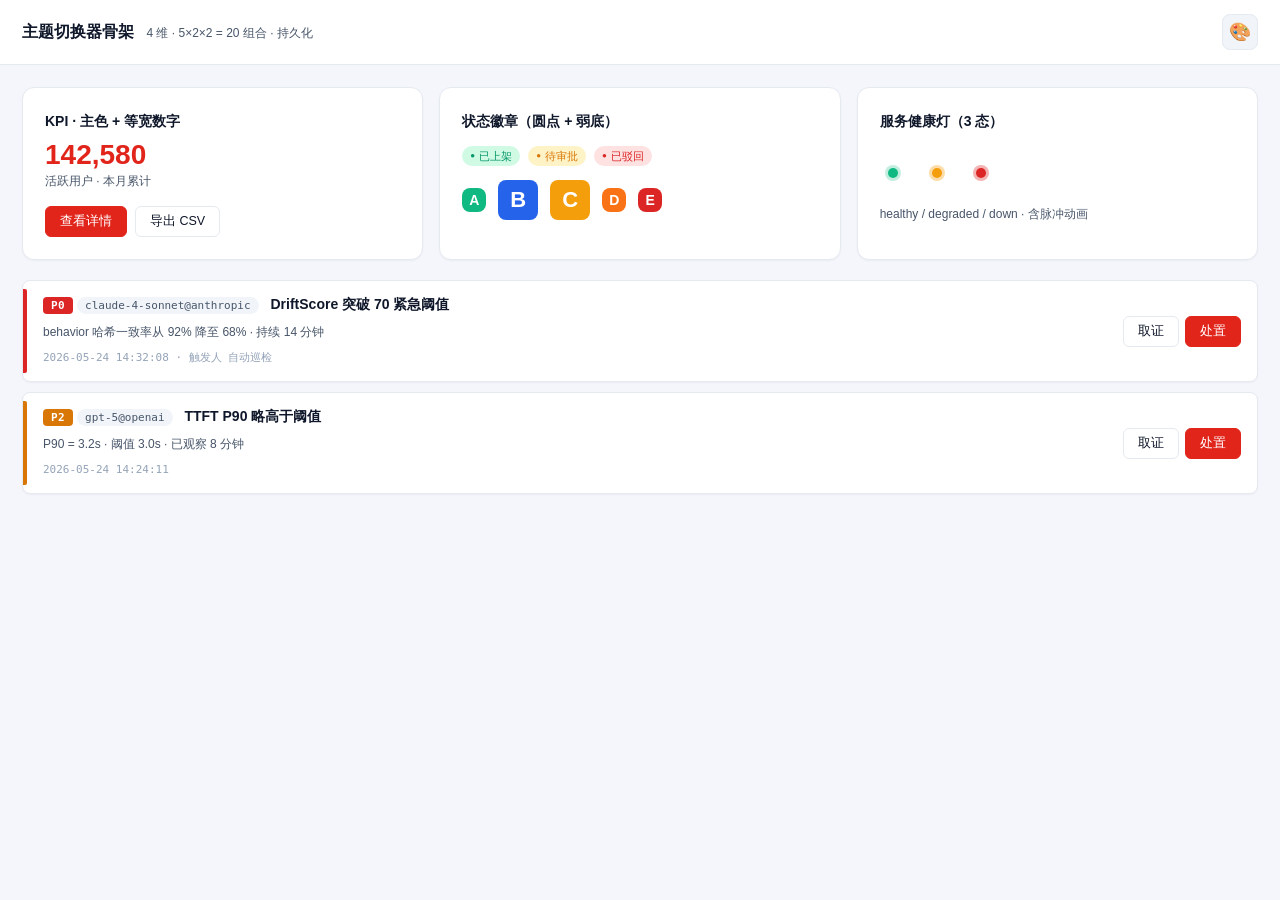
<file: saas-prototype-design/templates/theme-switcher.html>
<!DOCTYPE html>
<html lang="zh-CN">
<head>
<meta charset="UTF-8">
<meta name="viewport" content="width=device-width, initial-scale=1.0">
<title>主题切换器骨架 · 4 维 / 20 组合</title>
<!-- 引入 tokens.css 后即支持 light/dark + 5 scheme + 2 density -->
<link rel="stylesheet" href="tokens.css">
<style>
  /* ===== Theme Switcher 自身样式 ===== */
  body { margin: 0; background: var(--bg); color: var(--text); font-family: 'PingFang SC', 'Inter', sans-serif; font-size: 14px; transition: background .25s ease, color .25s ease; }
  .topbar { position: sticky; top: 0; background: var(--surface); border-bottom: 1px solid var(--border); padding: var(--pad-y) var(--card-pad); display: flex; align-items: center; justify-content: space-between; z-index: 10; }
  .topbar h1 { margin: 0; font-size: 16px; font-weight: 700; color: var(--text); }
  .topbar h1 small { color: var(--text-2); font-weight: 400; font-size: 12px; margin-left: 8px; }

  .theme-switcher { position: relative; }
  .theme-trigger { background: var(--surface-2); border: 1px solid var(--border); border-radius: 8px; width: 36px; height: 36px; cursor: pointer; font-size: 18px; }
  .theme-trigger:hover { background: var(--surface-3); }

  .theme-menu {
    position: absolute; top: 44px; right: 0;
    background: var(--surface); border: 1px solid var(--border);
    border-radius: 10px; box-shadow: var(--shadow-lg);
    padding: 12px; min-width: 280px;
    display: none;
  }
  .theme-menu.open { display: block; }
  .theme-section { font-size: 11px; color: var(--text-3); text-transform: uppercase; letter-spacing: .08em; font-weight: 600; margin: 6px 0; }
  .theme-row { display: flex; gap: 6px; margin-bottom: 4px; }
  .theme-row button { flex: 1; padding: 6px 10px; background: var(--surface-2); border: 1px solid var(--border); border-radius: 6px; color: var(--text-2); font-size: 12.5px; cursor: pointer; transition: all .15s; }
  .theme-row button.active { background: var(--primary); border-color: var(--primary); color: #fff; font-weight: 600; }
  .theme-swatches { display: grid; grid-template-columns: repeat(5, 1fr); gap: 6px; margin-bottom: 4px; }
  .theme-swatches button { display: flex; flex-direction: column; align-items: center; gap: 4px; padding: 8px 4px; background: var(--surface-2); border: 1px solid var(--border); border-radius: 6px; cursor: pointer; transition: all .15s; }
  .theme-swatches button:hover { background: var(--surface-3); }
  .theme-swatches button.active { background: var(--primary-soft); border-color: var(--primary); }
  .theme-swatches button span:first-child { display: inline-block; width: 18px; height: 18px; border-radius: 999px; box-shadow: 0 0 0 2px var(--surface); }
  .theme-swatches button span:last-child { font-size: 10.5px; color: var(--text-2); }
  .theme-swatches button.active span:last-child { color: var(--primary); font-weight: 600; }

  /* ===== Demo 区域 ===== */
  main { padding: var(--card-pad); max-width: 1280px; margin: 0 auto; }
  .demo-grid { display: grid; grid-template-columns: repeat(3, 1fr); gap: 16px; margin-bottom: 20px; }
  .demo-card { background: var(--surface); border: 1px solid var(--border); border-radius: 12px; padding: var(--card-pad); box-shadow: var(--shadow-sm); }
  .demo-card h3 { margin: 0 0 12px; font-size: 14px; font-weight: 600; color: var(--text); }
  .demo-card .num { font-family: var(--font-num); font-size: 28px; font-weight: 700; color: var(--primary); margin: 4px 0; }
  .demo-card .desc { font-size: 12px; color: var(--text-2); }
  .demo-row { display: flex; gap: 8px; margin-top: 14px; flex-wrap: wrap; }
  .btn { padding: 6px 14px; border-radius: 6px; border: 1px solid var(--border); background: var(--surface); color: var(--text); cursor: pointer; font-size: 12.5px; }
  .btn.primary { background: var(--primary); border-color: var(--primary); color: #fff; }
  .btn.primary:hover { background: var(--primary-hover); }
  .badge { display: inline-flex; align-items: center; gap: 4px; padding: 2px 8px; border-radius: 999px; font-size: 11px; font-weight: 500; }
  .badge::before { content: '●'; font-size: 8px; }
  .badge.success { color: var(--success-fg); background: var(--success-bg); }
  .badge.warn    { color: var(--warning-fg); background: var(--warning-bg); }
  .badge.danger  { color: var(--danger-fg);  background: var(--danger-bg); }

  .ratings-row { display: flex; gap: 12px; align-items: center; padding: var(--pad-y) 0; }
  .lamps-row { display: flex; gap: 18px; align-items: center; padding: var(--pad-y) 0; }
</style>
</head>
<body class="light scheme-red density-comfy">

<!-- ============== Topbar with Theme Switcher ============== -->
<header class="topbar">
  <h1>主题切换器骨架 <small>4 维 · 5×2×2 = 20 组合 · 持久化</small></h1>
  <div class="theme-switcher">
    <button class="theme-trigger" id="theme-trigger" title="主题偏好">🎨</button>
    <div class="theme-menu" id="theme-menu">

      <div class="theme-section">明暗模式</div>
      <div class="theme-row">
        <button data-theme-mode="light" class="active">☀ 浅色</button>
        <button data-theme-mode="dark">🌙 深色</button>
      </div>

      <div class="theme-section">配色方案</div>
      <div class="theme-swatches">
        <button data-theme-scheme="red"    class="active"><span style="background:#E1251B"></span><span>品牌红</span></button>
        <button data-theme-scheme="blue"><span style="background:#2563EB"></span><span>蓝色</span></button>
        <button data-theme-scheme="orange"><span style="background:#F26B2B"></span><span>橙红</span></button>
        <button data-theme-scheme="green"><span style="background:#059669"></span><span>绿色</span></button>
        <button data-theme-scheme="purple"><span style="background:#7c3aed"></span><span>紫色</span></button>
      </div>

      <div class="theme-section">界面密度</div>
      <div class="theme-row">
        <button data-theme-density="comfy" class="active">舒适</button>
        <button data-theme-density="compact">紧凑</button>
      </div>

    </div>
  </div>
</header>

<!-- ============== Demo 区域：让用户实时看到主题切换效果 ============== -->
<main>
  <div class="demo-grid">
    <div class="demo-card">
      <h3>KPI · 主色 + 等宽数字</h3>
      <div class="num tabular">142,580</div>
      <div class="desc">活跃用户 · 本月累计</div>
      <div class="demo-row">
        <button class="btn primary">查看详情</button>
        <button class="btn">导出 CSV</button>
      </div>
    </div>

    <div class="demo-card">
      <h3>状态徽章（圆点 + 弱底）</h3>
      <div class="demo-row">
        <span class="badge success">已上架</span>
        <span class="badge warn">待审批</span>
        <span class="badge danger">已驳回</span>
      </div>
      <div class="ratings-row">
        <span class="rating-badge rating-A sm">A</span>
        <span class="rating-badge rating-B">B</span>
        <span class="rating-badge rating-C">C</span>
        <span class="rating-badge rating-D sm">D</span>
        <span class="rating-badge rating-E sm">E</span>
      </div>
    </div>

    <div class="demo-card">
      <h3>服务健康灯（3 态）</h3>
      <div class="lamps-row">
        <button class="health-lamp lamp-healthy" title="全部健康"><span class="lamp-dot"></span></button>
        <button class="health-lamp lamp-degraded" title="部分降级"><span class="lamp-dot"></span></button>
        <button class="health-lamp lamp-down" title="故障"><span class="lamp-dot"></span></button>
      </div>
      <div class="desc">healthy / degraded / down · 含脉冲动画</div>
    </div>
  </div>

  <div class="alarm-card alarm-P0" style="margin-bottom: 10px;">
    <div class="alarm-stripe"></div>
    <div class="alarm-body" style="flex: 1;">
      <div>
        <span class="alarm-sev">P0</span>
        <span class="alarm-endpoint">claude-4-sonnet@anthropic</span>
        <span style="font-weight: 600; margin-left: 8px;">DriftScore 突破 70 紧急阈值</span>
      </div>
      <div class="alarm-detail">behavior 哈希一致率从 92% 降至 68% · 持续 14 分钟</div>
      <div class="alarm-meta">2026-05-24 14:32:08 · 触发人 自动巡检</div>
    </div>
    <div style="display: flex; gap: 6px; align-self: center;">
      <button class="btn">取证</button>
      <button class="btn primary">处置</button>
    </div>
  </div>
  <div class="alarm-card alarm-P2">
    <div class="alarm-stripe"></div>
    <div class="alarm-body" style="flex: 1;">
      <div>
        <span class="alarm-sev">P2</span>
        <span class="alarm-endpoint">gpt-5@openai</span>
        <span style="font-weight: 600; margin-left: 8px;">TTFT P90 略高于阈值</span>
      </div>
      <div class="alarm-detail">P90 = 3.2s · 阈值 3.0s · 已观察 8 分钟</div>
      <div class="alarm-meta">2026-05-24 14:24:11</div>
    </div>
    <div style="display: flex; gap: 6px; align-self: center;">
      <button class="btn">取证</button>
      <button class="btn primary">处置</button>
    </div>
  </div>
</main>

<!-- ============== Vanilla JS · 持久化 + 即时生效 ============== -->
<script>
(function() {
  var THEME_KEY = 'themePref';
  var SCHEMES = ['red', 'blue', 'orange', 'green', 'purple'];
  var DENSITIES = ['comfy', 'compact'];

  function loadTheme() {
    try { return JSON.parse(localStorage.getItem(THEME_KEY)); } catch (e) { return null; }
  }
  function saveTheme(t) {
    try { localStorage.setItem(THEME_KEY, JSON.stringify(t)); } catch (e) {}
  }
  function applyTheme(t) {
    var b = document.body;
    ['light', 'dark'].forEach(function(c) { b.classList.remove(c); });
    b.classList.add(t.mode);
    SCHEMES.forEach(function(s) { b.classList.remove('scheme-' + s); });
    b.classList.add('scheme-' + t.scheme);
    DENSITIES.forEach(function(d) { b.classList.remove('density-' + d); });
    b.classList.add('density-' + t.density);
  }
  function refreshUI(t) {
    document.querySelectorAll('[data-theme-mode], [data-theme-scheme], [data-theme-density]').forEach(function(b) {
      b.classList.remove('active');
    });
    var sel1 = document.querySelector('[data-theme-mode="' + t.mode + '"]');
    var sel2 = document.querySelector('[data-theme-scheme="' + t.scheme + '"]');
    var sel3 = document.querySelector('[data-theme-density="' + t.density + '"]');
    if (sel1) sel1.classList.add('active');
    if (sel2) sel2.classList.add('active');
    if (sel3) sel3.classList.add('active');
  }

  var theme = loadTheme() || { mode: 'light', scheme: 'red', density: 'comfy' };
  applyTheme(theme);
  refreshUI(theme);

  // 切换器按钮 → 展开/收起菜单
  var trigger = document.getElementById('theme-trigger');
  var menu = document.getElementById('theme-menu');
  trigger.addEventListener('click', function(e) {
    e.stopPropagation();
    menu.classList.toggle('open');
  });
  document.addEventListener('click', function(e) {
    if (!menu.contains(e.target)) menu.classList.remove('open');
  });

  // 主题维度切换（事件委托）
  document.addEventListener('click', function(e) {
    var t = e.target.closest('[data-theme-mode], [data-theme-scheme], [data-theme-density]');
    if (!t) return;
    if (t.dataset.themeMode)    theme.mode    = t.dataset.themeMode;
    if (t.dataset.themeScheme)  theme.scheme  = t.dataset.themeScheme;
    if (t.dataset.themeDensity) theme.density = t.dataset.themeDensity;
    applyTheme(theme);
    saveTheme(theme);
    refreshUI(theme);
  });
})();
</script>
</body>
</html>
</file>
<file: saas-prototype-design/templates/tokens.css>
/* ===================================================================
   v1 设计语言 · 设计 Token
   基于 docs/market-research/competitors-ui.md §7
   =================================================================== */

:root {
  /* ---------- 色彩 ---------- */
  --color-primary: #E1251B;          /* 品牌红主品牌色 */
  --color-primary-hover: #C31B12;
  --color-primary-bg: #FEF2F1;       /* 弱底（chip / selected） */
  --color-accent: #3B82F6;           /* 蓝色链接 / 次要 CTA */
  --color-accent-bg: #EFF6FF;

  --color-text-primary: #111827;
  --color-text-secondary: #6B7280;
  --color-text-tertiary: #9CA3AF;
  --color-text-on-primary: #FFFFFF;

  --color-bg: #FFFFFF;
  --color-bg-page: #F9FAFB;          /* 页面底 · 比白稍灰 */
  --color-bg-elevated: #F9FAFB;      /* hover */
  --color-border: #E5E7EB;
  --color-border-strong: #D1D5DB;

  /* 状态色（5 态 endpoint + 通用） */
  --status-pending-eval: #9CA3AF;
  --status-pending-eval-bg: rgba(156, 163, 175, .10);
  --status-evaluating: #3B82F6;
  --status-evaluating-bg: rgba(59, 130, 246, .10);
  --status-pending-approval: #F59E0B;
  --status-pending-approval-bg: rgba(245, 158, 11, .10);
  --status-online: #10B981;
  --status-online-bg: rgba(16, 185, 129, .10);
  --status-rejected: #EF4444;
  --status-rejected-bg: rgba(239, 68, 68, .10);

  /* 通用语义色 */
  --color-success: #10B981;
  --color-success-bg: #ECFDF5;
  --color-warn: #F59E0B;
  --color-warn-bg: #FFFBEB;
  --color-danger: #EF4444;
  --color-danger-bg: #FEF2F2;
  --color-info: #3B82F6;
  --color-info-bg: #EFF6FF;

  /* 能力域色（用于 chip / 左 accent） */
  --domain-A: #A855F7;   /* 紫 - 供应商生命周期 */
  --domain-A-bg: #F5E6FF;
  --domain-B: #F59E0B;   /* 琥珀 - 质量评估 */
  --domain-B-bg: #FEF3C7;
  --domain-C: #0EA5E9;   /* 蓝 - 资源商务 */
  --domain-C-bg: #DBEAFE;
  --domain-D: #F43F5E;   /* 玫红 - 风险治理 */
  --domain-D-bg: #FFE4E6;

  /* ---------- 字体 ---------- */
  --font-sans: 'PingFang SC', 'Inter', -apple-system, BlinkMacSystemFont, 'Segoe UI', 'Microsoft YaHei', sans-serif;
  --font-mono: 'JetBrains Mono', 'SF Mono', Menlo, Consolas, monospace;

  /* ---------- 字号梯度 ---------- */
  --text-xs: 12px;     --leading-xs: 16px;
  --text-sm: 13px;     --leading-sm: 20px;
  --text-base: 14px;   --leading-base: 22px;
  --text-lg: 16px;     --leading-lg: 24px;
  --text-xl: 18px;     --leading-xl: 28px;
  --text-2xl: 22px;    --leading-2xl: 32px;
  --text-3xl: 28px;    --leading-3xl: 36px;
  --text-4xl: 36px;    --leading-4xl: 44px;

  /* ---------- 圆角 ---------- */
  --radius-sm: 4px;
  --radius-md: 6px;
  --radius-lg: 8px;
  --radius-xl: 12px;
  --radius-pill: 999px;

  /* ---------- 阴影 ---------- */
  --shadow-sm: 0 1px 2px rgba(0,0,0,.04);
  --shadow-md: 0 4px 6px rgba(0,0,0,.05);
  --shadow-lg: 0 10px 20px rgba(0,0,0,.08);
  --shadow-card-hover: 0 6px 14px -4px rgba(15,23,42,.10);

  /* ---------- 间距栅格 ---------- */
  --space-1: 4px;
  --space-2: 8px;
  --space-3: 12px;
  --space-4: 16px;
  --space-5: 20px;
  --space-6: 24px;
  --space-8: 32px;
  --space-10: 40px;
  --space-12: 48px;

  /* ---------- Chrome（侧栏 + 顶栏）尺寸 ---------- */
  --sidebar-width: 224px;
  --sidebar-collapsed: 64px;
  --topbar-height: 56px;

  /* ---------- 表格行高 ---------- */
  --row-h-compact: 36px;
  --row-h-default: 40px;
  --row-h-comfortable: 48px;
}

/* =================== 通用 reset / base =================== */
* { box-sizing: border-box; }
html, body { margin: 0; padding: 0; }
body {
  font-family: var(--font-sans);
  font-size: var(--text-base);
  line-height: var(--leading-base);
  color: var(--color-text-primary);
  background: var(--color-bg-page);
  -webkit-font-smoothing: antialiased;
}
a { color: var(--color-accent); text-decoration: none; }
a:hover { text-decoration: underline; }
button { font-family: inherit; cursor: pointer; }

/* 数字等宽（用于价格 / token 数 / 时长） */
.tabular { font-variant-numeric: tabular-nums; }
.mono { font-family: var(--font-mono); }

/* ============== 状态徽章 ● Online ============== */
.badge {
  display: inline-flex; align-items: center; gap: 4px;
  padding: 2px 8px;
  font-size: var(--text-xs);
  line-height: 16px;
  font-weight: 500;
  border-radius: var(--radius-pill);
  white-space: nowrap;
}
.badge::before { content: '●'; font-size: 8px; }
.badge.pending-eval { color: var(--status-pending-eval); background: var(--status-pending-eval-bg); }
.badge.evaluating { color: var(--status-evaluating); background: var(--status-evaluating-bg); }
.badge.pending-approval { color: var(--status-pending-approval); background: var(--status-pending-approval-bg); }
.badge.online { color: var(--status-online); background: var(--status-online-bg); }
.badge.rejected { color: var(--status-rejected); background: var(--status-rejected-bg); }
.badge.success { color: var(--color-success); background: var(--color-success-bg); }
.badge.warn { color: var(--color-warn); background: var(--color-warn-bg); }
.badge.danger { color: var(--color-danger); background: var(--color-danger-bg); }
.badge.info { color: var(--color-info); background: var(--color-info-bg); }
.badge.neutral { color: var(--color-text-secondary); background: var(--color-bg-elevated); }
.badge.no-dot::before { display: none; }

/* ============== 能力域 chip ============== */
.dc-chip {
  display: inline-block;
  font-size: 11px;
  padding: 1px 6px;
  border-radius: var(--radius-sm);
  font-weight: 700;
  letter-spacing: .02em;
}
.dc-A { background: var(--domain-A-bg); color: #6B21A8; }
.dc-B { background: var(--domain-B-bg); color: #92400E; }
.dc-C { background: var(--domain-C-bg); color: #075985; }
.dc-D { background: var(--domain-D-bg); color: #9F1239; }

/* ============== 按钮 ============== */
.btn {
  display: inline-flex; align-items: center; gap: 6px;
  padding: 6px 14px;
  font-size: var(--text-sm);
  font-weight: 500;
  border-radius: var(--radius-md);
  border: 1px solid transparent;
  background: transparent;
  color: var(--color-text-primary);
  transition: all .15s ease;
}
.btn-primary { background: var(--color-primary); color: var(--color-text-on-primary); }
.btn-primary:hover { background: var(--color-primary-hover); }
.btn-secondary { background: var(--color-bg); color: var(--color-text-primary); border-color: var(--color-border); }
.btn-secondary:hover { background: var(--color-bg-elevated); }
.btn-ghost { color: var(--color-text-secondary); }
.btn-ghost:hover { background: var(--color-bg-elevated); color: var(--color-text-primary); }
.btn-danger { background: var(--color-danger); color: white; }
.btn-danger:hover { background: #DC2626; }
.btn-sm { padding: 4px 10px; font-size: var(--text-xs); }
.btn-lg { padding: 8px 18px; font-size: var(--text-base); }
.btn-icon { padding: 6px; }

/* ============== 输入 ============== */
.input, .select, .textarea {
  width: 100%;
  padding: 6px 10px;
  font-size: var(--text-sm);
  font-family: inherit;
  background: var(--color-bg);
  color: var(--color-text-primary);
  border: 1px solid var(--color-border);
  border-radius: var(--radius-md);
  transition: border-color .15s ease, box-shadow .15s ease;
}
.input:focus, .select:focus, .textarea:focus {
  outline: none;
  border-color: var(--color-accent);
  box-shadow: 0 0 0 3px rgba(59,130,246,.12);
}
.label { display: block; font-size: var(--text-xs); color: var(--color-text-secondary); margin-bottom: 4px; font-weight: 500; }

/* ============== 卡片 ============== */
.card {
  background: var(--color-bg);
  border: 1px solid var(--color-border);
  border-radius: var(--radius-lg);
  padding: var(--space-5);
}
.card-compact { padding: var(--space-4); }
.card-elevated { box-shadow: var(--shadow-sm); border: none; }

/* ============== 表格 ============== */
.tbl {
  width: 100%;
  border-collapse: collapse;
  font-size: var(--text-sm);
}
.tbl th {
  text-align: left;
  font-weight: 500;
  color: var(--color-text-secondary);
  padding: 10px 12px;
  background: var(--color-bg-page);
  border-bottom: 1px solid var(--color-border);
  font-size: var(--text-xs);
}
.tbl td {
  padding: 10px 12px;
  border-bottom: 1px solid var(--color-border);
  color: var(--color-text-primary);
  vertical-align: middle;
}
.tbl tr:hover td { background: var(--color-bg-elevated); }
.tbl tr.selected td { background: var(--color-primary-bg); }
.tbl-compact td, .tbl-compact th { padding: 6px 10px; }
.tbl-row { height: var(--row-h-default); }

/* ============== KPI 大卡 ============== */
.kpi-card {
  background: var(--color-bg);
  border: 1px solid var(--color-border);
  border-radius: var(--radius-xl);
  padding: var(--space-6);
}
.kpi-label { font-size: var(--text-xs); color: var(--color-text-secondary); font-weight: 500; }
.kpi-value { font-size: var(--text-3xl); line-height: var(--leading-3xl); font-weight: 700; margin-top: 4px; font-variant-numeric: tabular-nums; }
.kpi-delta { font-size: var(--text-xs); margin-top: 6px; }
.kpi-delta.up { color: var(--color-success); }
.kpi-delta.down { color: var(--color-danger); }

/* ============== Modal / Drawer 占位 ============== */
.modal-mask { position: fixed; inset: 0; background: rgba(0,0,0,.40); z-index: 50; display: none; }
.modal-mask.show { display: flex; align-items: center; justify-content: center; }
.modal { background: var(--color-bg); border-radius: var(--radius-lg); box-shadow: var(--shadow-lg); max-width: 560px; width: 100%; }
.modal-header { padding: var(--space-5); border-bottom: 1px solid var(--color-border); display: flex; align-items: center; justify-content: space-between; }
.modal-body { padding: var(--space-5); }
.modal-footer { padding: var(--space-4) var(--space-5); border-top: 1px solid var(--color-border); display: flex; justify-content: flex-end; gap: 8px; }

.drawer-mask { position: fixed; inset: 0; background: rgba(0,0,0,.40); z-index: 50; display: none; }
.drawer-mask.show { display: block; }
.drawer { position: fixed; top: 0; right: 0; bottom: 0; width: 480px; background: var(--color-bg); box-shadow: var(--shadow-lg); z-index: 51; transform: translateX(100%); transition: transform .25s ease; }
.drawer.show { transform: translateX(0); }
.drawer-header { padding: var(--space-5); border-bottom: 1px solid var(--color-border); display: flex; align-items: center; justify-content: space-between; }
.drawer-body { padding: var(--space-5); overflow-y: auto; height: calc(100vh - 64px); }

/* ============== Toast ============== */
.toast-stack { position: fixed; top: 20px; right: 20px; z-index: 100; display: flex; flex-direction: column; gap: 8px; }
.toast {
  background: var(--color-bg);
  border: 1px solid var(--color-border);
  border-left: 3px solid var(--color-info);
  box-shadow: var(--shadow-lg);
  border-radius: var(--radius-md);
  padding: 10px 14px;
  font-size: var(--text-sm);
  min-width: 240px;
  max-width: 400px;
  animation: toast-in .25s ease;
}
.toast.success { border-left-color: var(--color-success); }
.toast.warn { border-left-color: var(--color-warn); }
.toast.danger { border-left-color: var(--color-danger); }
@keyframes toast-in { from { opacity: 0; transform: translateY(-8px); } to { opacity: 1; transform: translateY(0); } }

/* ============== 通用工具类 ============== */
.flex { display: flex; }
.flex-col { flex-direction: column; }
.flex-1 { flex: 1; }
.items-center { align-items: center; }
.justify-between { justify-content: space-between; }
.gap-1 { gap: 4px; } .gap-2 { gap: 8px; } .gap-3 { gap: 12px; } .gap-4 { gap: 16px; } .gap-6 { gap: 24px; }
.text-xs { font-size: var(--text-xs); }
.text-sm { font-size: var(--text-sm); }
.text-lg { font-size: var(--text-lg); }
.text-xl { font-size: var(--text-xl); }
.text-2xl { font-size: var(--text-2xl); }
.text-secondary { color: var(--color-text-secondary); }
.text-tertiary { color: var(--color-text-tertiary); }
.font-medium { font-weight: 500; }
.font-bold { font-weight: 700; }
.mt-1 { margin-top: 4px; } .mt-2 { margin-top: 8px; } .mt-3 { margin-top: 12px; } .mt-4 { margin-top: 16px; } .mt-6 { margin-top: 24px; }
.mb-1 { margin-bottom: 4px; } .mb-2 { margin-bottom: 8px; } .mb-3 { margin-bottom: 12px; } .mb-4 { margin-bottom: 16px; } .mb-6 { margin-bottom: 24px; }

/* ============================================================== */
/* ============== v1.9 新增：多主题 + 密度 + 业务色 ============== */
/* ============================================================== */

/* ===== 配色方案（5 套 · 多品牌支持）===== */
/* 切换：body.scheme-{red|blue|orange|green|purple} */

body.scheme-red.light    { --primary: #E1251B; --primary-soft: #FEE2E0; --primary-hover: #B81E15; }
body.scheme-red.dark     { --primary: #EF4444; --primary-soft: rgba(239,68,68,.20); --primary-hover: #F87171; }
body.scheme-blue.light   { --primary: #2563EB; --primary-soft: #dbeafe; --primary-hover: #1d4ed8; }
body.scheme-blue.dark    { --primary: #3b82f6; --primary-soft: rgba(59,130,246,.18); --primary-hover: #60a5fa; }
body.scheme-orange.light { --primary: #F26B2B; --primary-soft: #FEE5D6; --primary-hover: #D9531C; }
body.scheme-orange.dark  { --primary: #F97316; --primary-soft: rgba(249,115,22,.20); --primary-hover: #FB923C; }
body.scheme-green.light  { --primary: #059669; --primary-soft: #d1fae5; --primary-hover: #047857; }
body.scheme-green.dark   { --primary: #10b981; --primary-soft: rgba(16,185,129,.18); --primary-hover: #34d399; }
body.scheme-purple.light { --primary: #7c3aed; --primary-soft: #ede9fe; --primary-hover: #6d28d9; }
body.scheme-purple.dark  { --primary: #a78bfa; --primary-soft: rgba(167,139,250,.18); --primary-hover: #c4b5fd; }

/* ===== 明暗双主题（完整 base 变量）===== */
/* 切换：body.light / body.dark */

body.light {
  --bg:            #f4f6fb;
  --surface:       #ffffff;
  --surface-2:     #f1f5f9;
  --surface-3:     #e2e8f0;
  --border:        #e5e9f0;
  --border-strong: #cbd5e1;
  --text:          #0f172a;
  --text-2:        #475569;
  --text-3:        #94a3b8;
  --shadow-sm: 0 1px 2px rgba(0,0,0,.04);
  --shadow-md: 0 4px 12px rgba(15,23,42,.08);
  --shadow-lg: 0 12px 32px rgba(15,23,42,.12);
}

body.dark {
  --bg:            #0a0e1a;
  --surface:       #131826;
  --surface-2:     #1c2333;
  --surface-3:     #232c42;
  --border:        #232c42;
  --border-strong: #344056;
  --text:          #f1f5f9;
  --text-2:        #94a3b8;
  --text-3:        #64748b;
  --shadow-sm: 0 1px 2px rgba(0,0,0,.3);
  --shadow-md: 0 4px 12px rgba(0,0,0,.45);
  --shadow-lg: 0 12px 32px rgba(0,0,0,.55);
}

/* dark 模式下的状态色（亮度增强 + 半透明背景） */
body.dark {
  --success-fg: #34d399; --success-bg: rgba(52,211,153,0.15);
  --danger-fg:  #f87171; --danger-bg:  rgba(248,113,113,0.15);
  --warning-fg: #fbbf24; --warning-bg: rgba(251,191,36,0.15);
}
body.light {
  --success-fg: #059669; --success-bg: #d1fae5;
  --danger-fg:  #dc2626; --danger-bg:  #fee2e2;
  --warning-fg: #d97706; --warning-bg: #fef3c7;
}

/* ===== 界面密度（comfy / compact）===== */
/* 切换：body.density-comfy / body.density-compact */
/* 使用规则：padding 必须用变量，不可硬编码 */

body.density-comfy   { --pad-y: 14px; --card-pad: 22px; --row-pad: 14px; }
body.density-compact { --pad-y:  8px; --card-pad: 16px; --row-pad: 10px; }
body:not([class*="density-"]) { --pad-y: 14px; --card-pad: 22px; --row-pad: 14px; }

/* ===== 评级徽章色（A-E 5 级）===== */
:root {
  --rating-A: #10b981; --rating-A-bg: #d1fae5;
  --rating-B: #2563eb; --rating-B-bg: #dbeafe;
  --rating-C: #f59e0b; --rating-C-bg: #fef3c7;
  --rating-D: #f97316; --rating-D-bg: #ffedd5;
  --rating-E: #dc2626; --rating-E-bg: #fee2e2;
}

/* ===== 能力域色（A-E + X · 6 域，扩展自原 5 色）===== */
:root {
  --dom-A: #a855f7; --dom-A-bg: #f5e6ff;
  --dom-B: #f59e0b; --dom-B-bg: #fef3c7;
  --dom-C: #0ea5e9; --dom-C-bg: #dbeafe;
  --dom-D: #f43f5e; --dom-D-bg: #ffe4e6;
  --dom-E: #10b981; --dom-E-bg: #d1fae5;   /* 🆕 v1.9 新增 */
  --dom-X: #64748b; --dom-X-bg: #f1f5f9;
}

/* ===== 服务健康灯色（3 态）===== */
:root {
  --svc-healthy:  #10b981;
  --svc-degraded: #f59e0b;
  --svc-down:     #dc2626;
}

/* ===== 等宽数字字体（表格 / 价格 / 时延 必备）===== */
:root {
  --font-num: 'DM Sans', 'JetBrains Mono', 'Noto Sans SC', sans-serif;
}
.tabular { font-variant-numeric: tabular-nums; font-family: var(--font-num); }

/* ===== 评级徽章组件（配合 component-patterns.md §21）===== */
.rating-badge {
  display: inline-flex; align-items: center; justify-content: center;
  width: 40px; height: 40px; border-radius: var(--radius-lg);
  color: #fff; font-family: var(--font-num);
  font-weight: 800; font-size: 22px; line-height: 1;
  letter-spacing: 0.02em; flex-shrink: 0;
}
.rating-badge.sm { width: 24px; height: 24px; font-size: 14px; }
.rating-badge.lg { width: 64px; height: 64px; font-size: 36px; }
.rating-A { background: var(--rating-A); }
.rating-B { background: var(--rating-B); }
.rating-C { background: var(--rating-C); }
.rating-D { background: var(--rating-D); }
.rating-E { background: var(--rating-E); }
.rating-badge.lg.rating-A { box-shadow: 0 4px 12px var(--rating-A-bg); }
.rating-badge.lg.rating-B { box-shadow: 0 4px 12px var(--rating-B-bg); }
.rating-badge.lg.rating-C { box-shadow: 0 4px 12px var(--rating-C-bg); }
.rating-badge.lg.rating-D { box-shadow: 0 4px 12px var(--rating-D-bg); }
.rating-badge.lg.rating-E { box-shadow: 0 4px 12px var(--rating-E-bg); }

/* ===== 告警卡（P0-P3）===== */
.alarm-card {
  position: relative; background: var(--surface);
  border: 1px solid var(--border); border-radius: var(--radius-lg);
  padding: 12px 16px 12px 20px; box-shadow: var(--shadow-sm);
  display: flex; gap: 12px;
}
.alarm-stripe { position: absolute; left: 0; top: 8px; bottom: 8px; width: 4px; border-radius: 0 2px 2px 0; }
.alarm-P0 .alarm-stripe, .alarm-P0 .alarm-sev { background: var(--danger-fg); }
.alarm-P1 .alarm-stripe, .alarm-P1 .alarm-sev { background: #f97316; }
.alarm-P2 .alarm-stripe, .alarm-P2 .alarm-sev { background: var(--warning-fg); }
.alarm-P3 .alarm-stripe, .alarm-P3 .alarm-sev { background: var(--text-3); }
.alarm-sev { padding: 2px 8px; border-radius: 4px; font-family: var(--font-mono); font-size: 11px; font-weight: 700; color: #fff; letter-spacing: 0.04em; }
.alarm-endpoint { padding: 2px 8px; border-radius: 999px; background: var(--surface-2); color: var(--text-2); font-size: 11px; font-family: var(--font-mono); }
.alarm-detail { font-size: 12px; color: var(--text-2); margin-top: 4px; }
.alarm-meta   { font-size: 11px; color: var(--text-3); font-family: var(--font-mono); margin-top: 4px; }

/* ===== 服务健康灯（3 态）===== */
.health-lamp { padding: 8px; background: transparent; border: none; border-radius: 6px; cursor: pointer; }
.lamp-dot { display: inline-block; width: 10px; height: 10px; border-radius: 999px; }
.lamp-healthy .lamp-dot {
  background: var(--svc-healthy);
  box-shadow: 0 0 0 3px color-mix(in oklab, var(--svc-healthy) 25%, transparent);
  animation: lamp-pulse 2.4s ease-in-out infinite;
}
.lamp-degraded .lamp-dot {
  background: var(--svc-degraded);
  box-shadow: 0 0 0 3px color-mix(in oklab, var(--svc-degraded) 35%, transparent);
  animation: lamp-pulse 1.2s ease-in-out infinite;
}
.lamp-down .lamp-dot {
  background: var(--svc-down);
  box-shadow: 0 0 0 3px color-mix(in oklab, var(--svc-down) 35%, transparent);
}
@keyframes lamp-pulse {
  0%, 100% { opacity: 1; transform: scale(1); }
  50%      { opacity: 0.7; transform: scale(1.15); }
}
</file>
